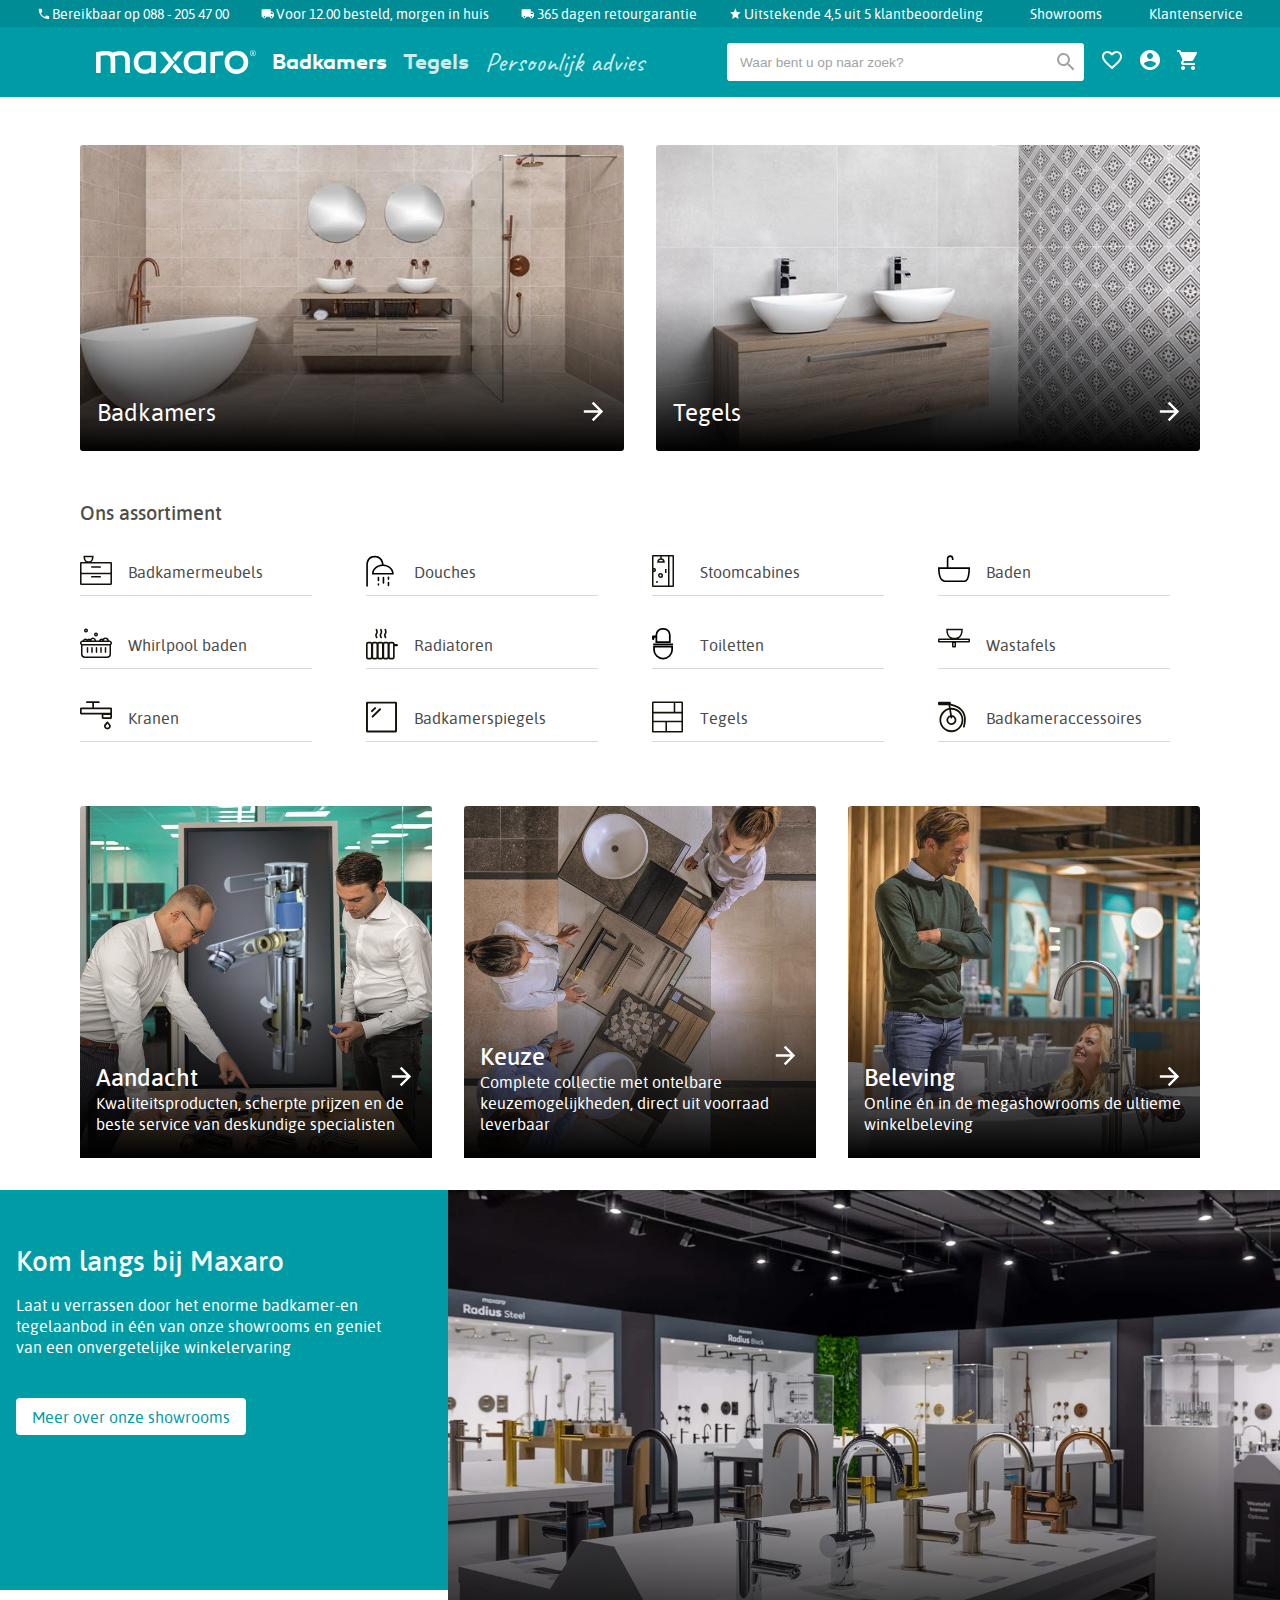
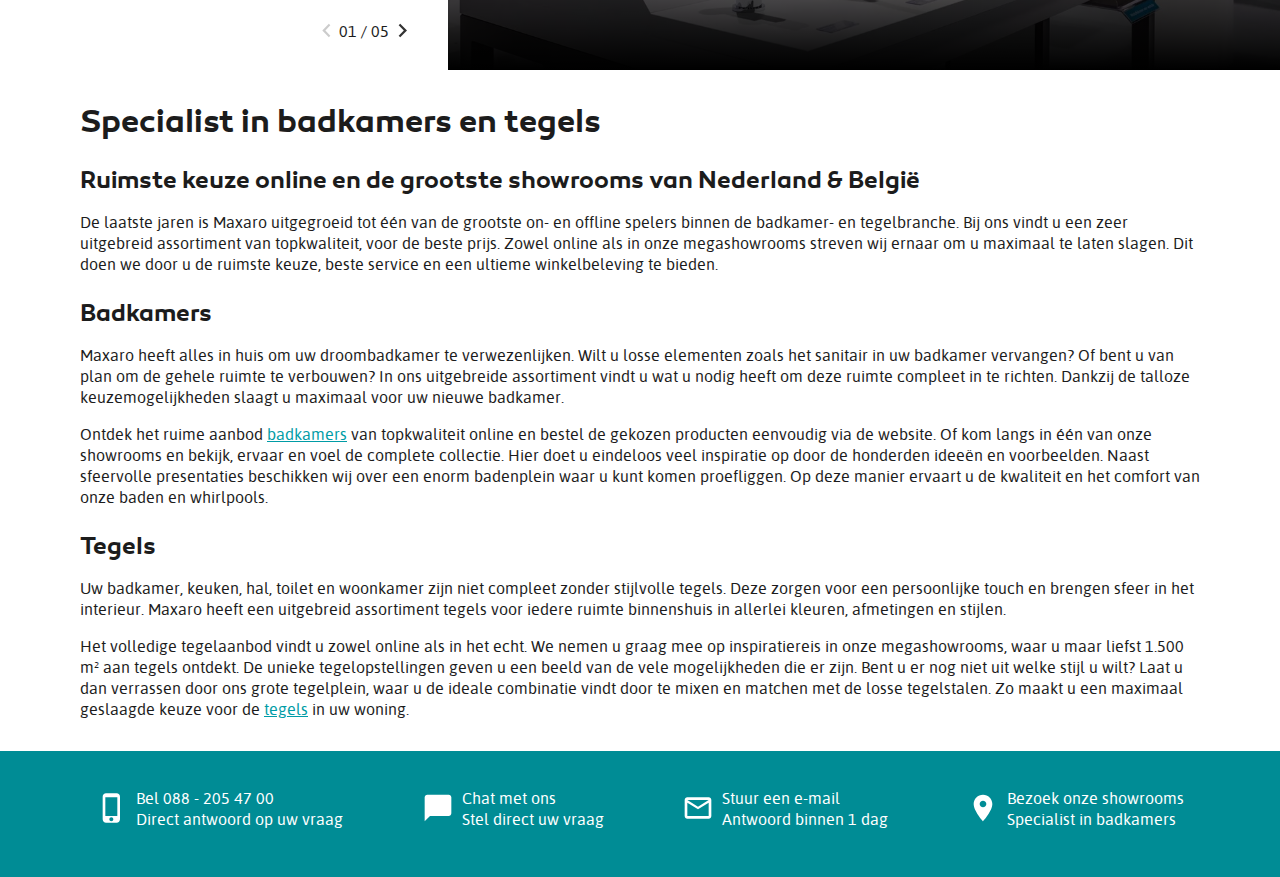
<file: index.html>
<!doctype html>
<html lang="nl">

<head>
	<meta charset="UTF-8">
	<meta name="author" content="jouw naam">
	<meta name="viewport" content="width=device-width, initial-scale=1">
	<title>Badkamer & Tegel specialist | Maxaro</title>
	<link rel="preconnect" href="https://fonts.googleapis.com">
	<link rel="preconnect" href="https://fonts.gstatic.com" crossorigin>
	<link href="https://fonts.googleapis.com/css2?family=Caveat:wght@500&display=swap" rel="stylesheet">
	<link href="styles/style_index.css" rel="stylesheet">
</head>

<body>
	<header>
		<section>
			<ul class="container">
				<li>
					<a href="tel:0882054700">Bereikbaar op 088 - 205 47 00</a>
				</li>
				<li>
					Voor 12.00 besteld, morgen in huis
				</li>
				<li>
					365 dagen retourgarantie
				</li>
				<li>
					<a href="#">Uitstekende 4,5 uit 5 klantbeoordeling</a>
				</li>
				<li>
					<a href="#">Showrooms</a>
				</li>
				<li>
					<a href="#">Klantenservice</a>
				</li>
			</ul>
		</section>
		<nav class="container">
			<button>
				menu
			</button>
			<img src="images/site_pictures/maxaro-logo-white.svg" alt="Maxaro logo">
			<ul>
				<li>
					<a href="#"><img src="styles/icons/header-icons/heart-icon.svg" alt="favoriet"></a>
				</li>
				<li>
					<a href="#"><img src="styles/icons/header-icons/profile-icon.svg" alt="inloggen"></a>
				</li>
				<li>
					<a href="#"><img src="styles/icons/header-icons/cart-icon.svg" alt="winkelwagen "></a>
				</li>
			</ul>

			<!--BEGIN MOBILE NAV-->
			<section>
				<h3>
					Menu
				</h3>
				<button>
					menu
				</button>
				<ul>
					<li>
						<a href="#">Badkamers</a>
					</li>
					<li>
						<a href="#">Tegels</a>
					</li>
					<li>
						<a href="#">Persoonlijk advies</a>
					</li>
				</ul>

				<ul>
					<li>
						<a href="#">Showrooms</a>
					</li>
					<li>
						<a href="#">Klantenservice</a>
					</li>
					<li>
						<a href="#">Veelgestelde vragen</a>
					</li>
				</ul>
			</section>
			<!-- EIND MOBILE NAV-->
			<input type="text" placeholder="Waar bent u op naar zoek?">

		</nav>


	</header>
	<main>
		<section>
			<section>
				<h2>
					Showroom Rotterdam is officieel geopend
				</h2>
				<p>
					Bezoek onze megashowroom
				</p>
			</section>
			<section>
				<button>
					back
				</button>
				<p>02 / 04</p>
				<button>
					forward
				</button>
			</section>
		</section>

		<section class="container">
			<a href="product_pagina.html">
				<h3>Badkamers</h3>
				<img src="images/site_pictures/main-categories/main-article-badkamer-foto.webp" alt="badkamer-foto">
			</a>
			<a href="#">
				<h3>Tegels</h3>
				<img src="images/site_pictures/main-categories/main-article-bkmeubel-foto.webp"
					alt="badkamermeubel-foto">
			</a>
		</section>
		<!--ONS ASSORTIMENT-->
		<section class="container">
			<h3>Ons assortiment</h3>
			<ul>
				<li><a href="#">Badkamermeubels</a></li>
				<li><a href="#">Douches</a></li>
				<li><a href="#">Stoomcabines</a></li>
				<li><a href="#">Baden</a></li>
				<li><a href="#">Whirlpool baden</a></li>
				<li><a href="#">Radiatoren</a></li>
				<li><a href="#">Toiletten</a></li>
				<li><a href="#">Wastafels</a></li>
				<li><a href="product_pagina.html">Kranen</a></li>
				<li><a href="#">Badkamerspiegels</a></li>
				<li><a href="#">Tegels</a></li>
				<li><a href="#">Badkameraccessoires</a></li>
			</ul>
		</section>
		<!--BELOFTES-->
		<section class="container">
			<a href="#">
				<div>
					<h3>Aandacht</h3>
					<p>Kwaliteitsproducten, scherpte prijzen en de beste service van deskundige specialisten</p>
				</div>
				<img src="images/site_pictures/beloftes/belofte-aandacht.webp" alt="belofte aandacht">
			</a>
			<a href="#">
				<div>
					<h3>Keuze</h3>
					<p>Complete collectie met ontelbare keuzemogelijkheden, direct uit voorraad leverbaar</p>
				</div>

				<img src="images/site_pictures/beloftes/belofte-keuze.webp" alt="belofte keuze">
			</a>
			<a href="#">
				<div>
					<h3>Beleving</h3>
					<p>Online én in de megashowrooms de ultieme winkelbeleving</p>
				</div>
				<img src="images/site_pictures/beloftes/belofte-beleving.webp" alt="keuze beleving">
			</a>
		</section>

		<section>
			<h3>
				Kom langs bij Maxaro
			</h3>
			<p>
				Laat u verrassen door het enorme badkamer-en tegelaanbod in één van onze showrooms en geniet van een
				onvergetelijke winkelervaring
			</p>
			<a href="#">Meer over onze showrooms</a>
			<form>
				<input type="button" value="back">
				<label>01 / 05</label>
				<input type="button" value="next">
			</form>
			<ul>
				<li><img src="images/site_pictures/kom-langs-slider/kranen-plein.webp" alt="kranen-plein"></li>
				<li><img src="images/site_pictures/kom-langs-slider/tegel-plein.jpeg" alt="tegel-plein"></li>
			</ul>
		</section>

		<article class="container">
			<h1>Specialist in badkamers en tegels</h1>
			<section>
				<h2>
					Ruimste keuze online en de grootste showrooms van Nederland & België
				</h2>
				<p>
					De laatste jaren is Maxaro uitgegroeid tot één van de grootste on- en offline spelers binnen de
					badkamer- en tegelbranche. Bij ons vindt u een zeer uitgebreid assortiment van topkwaliteit, voor de
					beste prijs. Zowel online als in onze megashowrooms streven wij ernaar om u maximaal te laten
					slagen. Dit doen we door u de ruimste keuze, beste service en een ultieme winkelbeleving te bieden.
				</p>
			</section>
			<section>
				<h2>Badkamers</h2>
				<p>Maxaro heeft alles in huis om uw droombadkamer te verwezenlijken. Wilt u losse elementen zoals het
					sanitair in uw badkamer vervangen? Of bent u van plan om de gehele ruimte te verbouwen? In ons
					uitgebreide assortiment vindt u wat u nodig heeft om deze ruimte compleet in te richten. Dankzij de
					talloze keuzemogelijkheden slaagt u maximaal voor uw nieuwe badkamer.</p>
				<p>Ontdek het ruime aanbod <a href="#">badkamers</a> van topkwaliteit online en bestel de gekozen
					producten eenvoudig via de website. Of kom langs in één van onze showrooms en bekijk, ervaar en voel
					de complete collectie. Hier doet u eindeloos veel inspiratie op door de honderden ideeën en
					voorbeelden. Naast sfeervolle presentaties beschikken wij over een enorm badenplein waar u kunt
					komen proefliggen. Op deze manier ervaart u de kwaliteit en het comfort van onze baden en
					whirlpools.</p>
			</section>
			<section>
				<h2>Tegels</h2>
				<p>Uw badkamer, keuken, hal, toilet en woonkamer zijn niet compleet zonder stijlvolle tegels. Deze
					zorgen voor een persoonlijke touch en brengen sfeer in het interieur. Maxaro heeft een uitgebreid
					assortiment tegels voor iedere ruimte binnenshuis in allerlei kleuren, afmetingen en stijlen.</p>
				<p>Het volledige tegelaanbod vindt u zowel online als in het echt. We nemen u graag mee op
					inspiratiereis in onze megashowrooms, waar u maar liefst 1.500 m² aan tegels ontdekt. De unieke
					tegelopstellingen geven u een beeld van de vele mogelijkheden die er zijn. Bent u er nog niet uit
					welke stijl u wilt? Laat u dan verrassen door ons grote tegelplein, waar u de ideale combinatie
					vindt door te mixen en matchen met de losse tegelstalen. Zo maakt u een maximaal geslaagde keuze
					voor de <a href="#">tegels</a> in uw woning.</p>
			</section>
		</article>

	</main>

	<footer>
		<section class="container">
			<p>Heeft u vragen?</p>
			<p>De medewerkers van onze klantenservice zijn vandaag bereikbaar tot 17.30</p>
			<ul>
				<li>
					<a href="#">Bel 088 - 205 47 00</a>
					<a href="#">Direct antwoord op uw vraag</a>
				</li>
				<li>
					<a href="#">Chat met ons</a>
					<a href="#">Stel direct uw vraag</a>
				</li>
				<li>
					<a href="#">Stuur een e-mail</a>
					<a href="#">Antwoord binnen 1 dag</a>
				</li>
				<li>
					<a href="#">Bezoek onze showrooms</a>
					<a href="#">Specialist in badkamers</a>
				</li>
			</ul>
		</section>
	</footer>

	<script src="scripts/script.js"></script>
</body>

</html>
</file>
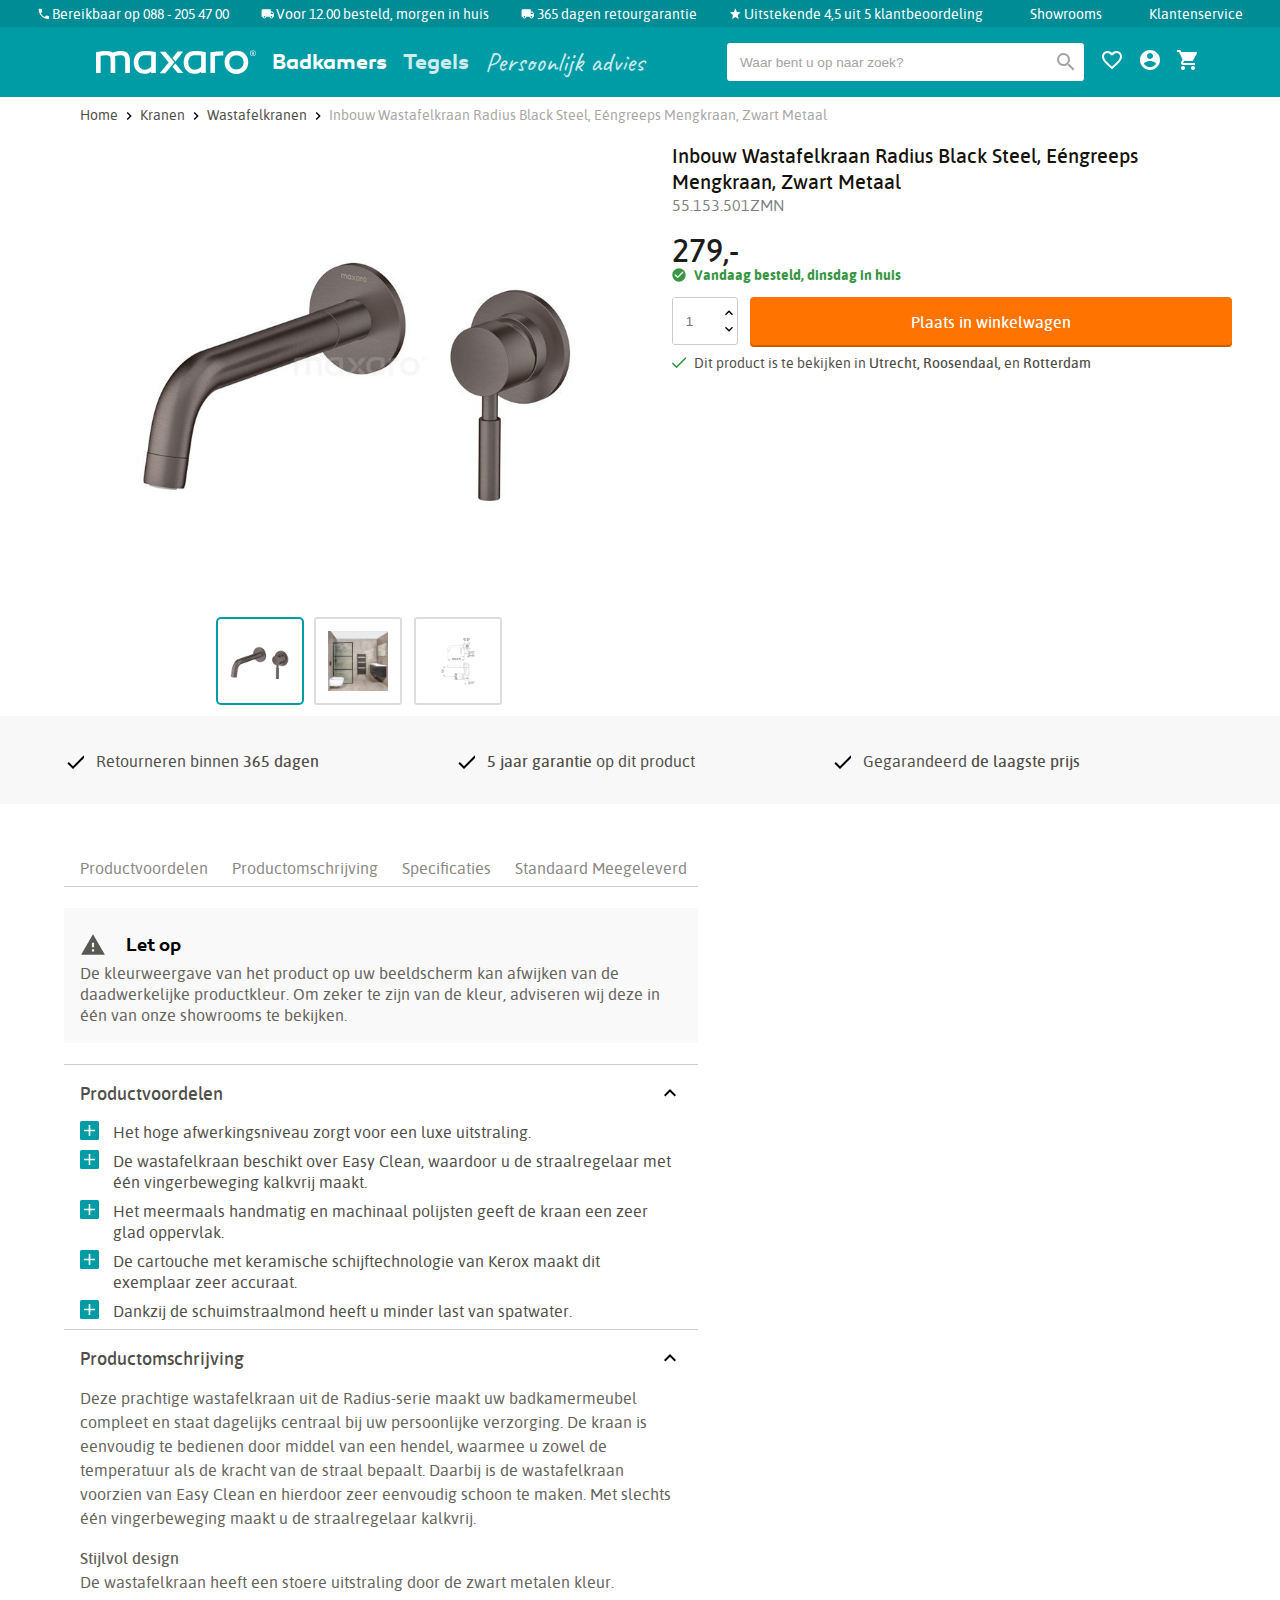
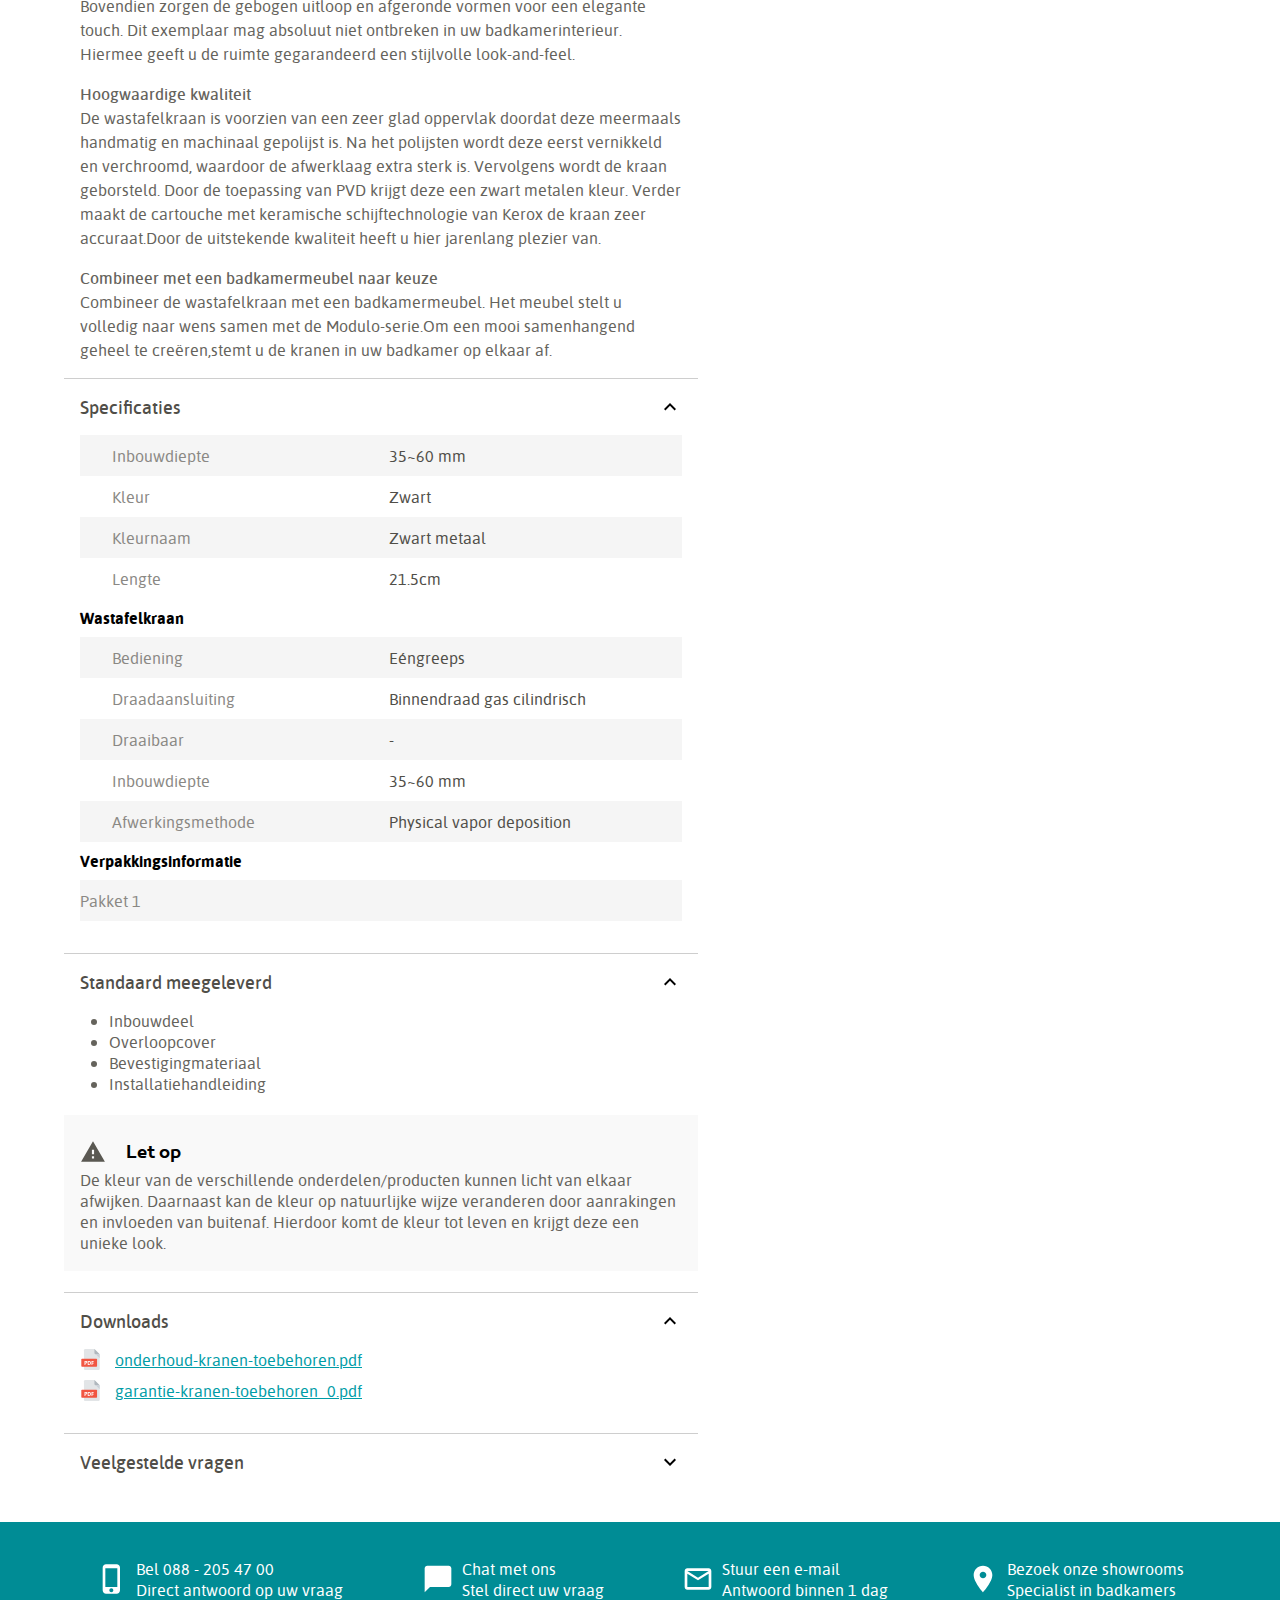
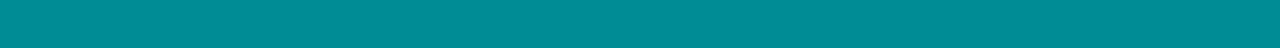
<file: product_pagina.html>
<!doctype html>
<html lang="nl">

<head>
	<meta charset="UTF-8">
	<meta name="author" content="jouw naam">
	<meta name="viewport" content="width=device-width, initial-scale=1">
	<title>Badkamer & Tegel specialist | Maxaro</title>
	<link rel="preconnect" href="https://fonts.googleapis.com">
	<link rel="preconnect" href="https://fonts.gstatic.com" crossorigin>
	<link href="https://fonts.googleapis.com/css2?family=Caveat:wght@500&display=swap" rel="stylesheet">
	<link href="styles/style_product_pagina.css" rel="stylesheet">
</head>

<body>
	<header>
		<section>
			<ul class="container">
				<li>
					<a href="tel:0882054700">Bereikbaar op 088 - 205 47 00</a>
				</li>
				<li>
					Voor 12.00 besteld, morgen in huis
				</li>
				<li>
					365 dagen retourgarantie
				</li>
				<li>
					<a href="#">Uitstekende 4,5 uit 5 klantbeoordeling</a>
				</li>
				<li>
					<a href="#">Showrooms</a>
				</li>
				<li>
					<a href="#">Klantenservice</a>
				</li>
			</ul>
		</section>
		<nav class="container">
			<button>
				menu
			</button>
			<img src="images/site_pictures/maxaro-logo-white.svg" alt="Maxaro logo">
			<ul>
				<li>
					<a href="#"><img src="styles/icons/header-icons/heart-icon.svg" alt="favoriet"></a>
				</li>
				<li>
					<a href="#"><img src="styles/icons/header-icons/profile-icon.svg" alt="inloggen"></a>
				</li>
				<li>
					<a href="#"><img src="styles/icons/header-icons/cart-icon.svg" alt="winkelwagen "></a>
				</li>
			</ul>

			<!--BEGIN MOBILE NAV-->
			<section>
				<h3>
					Menu
				</h3>
				<button>
					menu
				</button>
				<ul>
					<li>
						<a href="#">Badkamers</a>
					</li>
					<li>
						<a href="#">Tegels</a>
					</li>
					<li>
						<a href="#">Persoonlijk advies</a>
					</li>
				</ul>

				<ul>
					<li>
						<a href="#">Showrooms</a>
					</li>
					<li>
						<a href="#">Klantenservice</a>
					</li>
					<li>
						<a href="#">Veelgestelde vragen</a>
					</li>
				</ul>
			</section>
			<!-- EIND MOBILE NAV-->
			<input type="text" placeholder="Waar bent u op naar zoek?">

		</nav>

	</header>



	<main>
		<ul class="container">
			<li><a href="index.html">Home</a></li>
			<li><a href="#">Kranen</a></li>
			<li><a href="index.html">Wastafelkranen</a></li>
			<li><a href="#">Inbouw Wastafelkraan Radius Black Steel, Eéngreeps Mengkraan, Zwart Metaal</a></li>
		</ul>
		<!--Globaal informatie product-->
		<section class="container">
			<h1>Inbouw Wastafelkraan Radius Black Steel, Eéngreeps Mengkraan, Zwart Metaal</h1>
			<p>55.153.501ZMN</p>
			<ul>
				<li>
					<img src="images/product_page/product-pictures/inbouw-wastafelkraan.jpeg"
						alt="foto van inbouwwastafelkraan">
				</li>
				<li>
					<img src="images/product_page/product-pictures/badkamer.jpeg" alt="badkamer sfeer">
				</li>
				<li>
					<img src="images/product_page/product-pictures/technisch-tekening.jpeg" alt="technisch-tekening">
				</li>
			</ul>
			<form>
				<button aria-label="foto impressie wastafelkraan"></button>
				<button aria-label="foto impressie badkamer"></button>
				<button aria-label="foto impressie technische tekening"></button>
			</form>
			<p>279,-</p>
			<p>Vandaag besteld, dinsdag in huis</p>
			<!--cta cart button-->
			<section>
				<form>
					<input type="number" placeholder="1" min="1" max="99"></input>
					<button aria-label="plus 1 hoeveelheid">more</button>
					<button aria-label="min 1 hoeveelheid">less</button>
				</form>
				<button aria-label="plaats in winkelwagen">Plaats in winkelwagen</button>
			</section>

			<p>Dit product is te bekijken in <strong>Utrecht, Roosendaal,</strong> en <strong>Rotterdam</strong></p>

		</section>


		<!--3 USP-->

		<section>
			<ul class="container">
				<li>
					<p>Retourneren binnen <strong>365 dagen</strong></p>
				</li>
				<li>
					<p><strong>5 jaar garantie</strong> op dit product</p>
				</li>
				<li>
					<p>Gegarandeerd <strong>de laagste prijs</strong></p>
				</li>
			</ul>

		</section>
		<!--Product details-->
		<article class="container">
			<ul>
				<li><a href="#productvoordelen">Productvoordelen</a></li>
				<li><a href="#productomschrijving">Productomschrijving</a></li>
				<li><a href="#specificaties">Specificaties</a></li>
				<li><a href="#standaard_meegeleverd">Standaard Meegeleverd</a></li>
				<li><a href="#downloads">Downloads</a></li>
				<li><a href="#faq">Faq</a></li>
			</ul>
			<section>
				<p>Let op</p>
				<p>De kleurweergave van het product op uw beeldscherm kan afwijken van de daadwerkelijke productkleur.
					Om zeker te zijn van de kleur, adviseren wij deze in één van onze showrooms te bekijken.</p>
			</section>
			<details open>
				<summary id="productvoordelen">Productvoordelen</summary>
				<ul>
					<li>
						<p>Het hoge afwerkingsniveau zorgt voor een luxe uitstraling.</p>
					</li>
					<li>
						<p>De wastafelkraan beschikt over Easy Clean, waardoor u de straalregelaar met één
							vingerbeweging kalkvrij maakt.

						</p>
					</li>
					<li>
						<p>Het meermaals handmatig en machinaal polijsten geeft de kraan een zeer glad oppervlak.

						</p>
					</li>
					<li>
						<p>De cartouche met keramische schijftechnologie van Kerox maakt dit exemplaar zeer accuraat.
						</p>
					</li>
					<li>
						<p>Dankzij de schuimstraalmond heeft u minder last van spatwater.</p>
					</li>
				</ul>
			</details>
			<details open>
				<summary id="productomschrijving">Productomschrijving</summary>
				<p>
					Deze prachtige wastafelkraan uit de Radius-serie maakt uw badkamermeubel compleet en staat dagelijks
					centraal bij uw persoonlijke verzorging. De kraan is eenvoudig te bedienen door middel van een
					hendel,
					waarmee u zowel de temperatuur als de kracht van de straal bepaalt. Daarbij is de wastafelkraan
					voorzien
					van Easy Clean en hierdoor zeer eenvoudig schoon te maken. Met slechts één vingerbeweging maakt u de
					straalregelaar kalkvrij.
				</p>

				<p>
					<strong>Stijlvol design</strong>
					De wastafelkraan heeft een stoere uitstraling door de zwart metalen kleur. Bovendien zorgen de
					gebogen
					uitloop en afgeronde vormen voor een elegante touch. Dit exemplaar mag absoluut niet ontbreken in uw
					badkamerinterieur. Hiermee geeft u de ruimte gegarandeerd een stijlvolle look-and-feel.
				</p>

				<p>
					<strong>Hoogwaardige kwaliteit</strong>
					De wastafelkraan is voorzien van een zeer glad oppervlak doordat deze meermaals handmatig en
					machinaal
					gepolijst is. Na het polijsten wordt deze eerst vernikkeld en verchroomd, waardoor de afwerklaag
					extra
					sterk is. Vervolgens wordt de kraan geborsteld. Door de toepassing van PVD krijgt deze een zwart
					metalen
					kleur. Verder maakt de cartouche met keramische schijftechnologie van Kerox de kraan zeer
					accuraat.Door
					de uitstekende kwaliteit heeft u hier jarenlang plezier van.
				</p>

				<p>
					<strong>Combineer met een badkamermeubel naar keuze</strong>
					Combineer de wastafelkraan met een badkamermeubel. Het meubel stelt u volledig naar wens samen met
					de
					Modulo-serie.Om een mooi samenhangend geheel te creëren,stemt u de kranen in uw badkamer op elkaar
					af.
				</p>
			</details>

			<details open>
				<summary id="specificaties">Specificaties</summary>
				<!--bron: https://developer.mozilla.org/en-US/docs/Web/HTML/Element/dl-->
				<dl>
					<dt>
						Inbouwdiepte
					</dt>
					<dd>
						35~60 mm
					</dd>

					<dt>
						Kleur
					</dt>
					<dd>
						Zwart
					</dd>

					<dt>
						Kleurnaam
					</dt>
					<dd>
						Zwart metaal
					</dd>

					<dt>
						Lengte
					</dt>

					<dd>
						21.5cm
					</dd>
				</dl>
				<p>Wastafelkraan</p>
				<dl>
					<dt>
						Bediening
					</dt>
					<dd>
						Eéngreeps
					</dd>
					<dt>
						Draadaansluiting
					</dt>
					<dd>
						Binnendraad gas cilindrisch
					</dd>
					<dt>
						Draaibaar
					</dt>
					<dd>
						-
					</dd>
					<dt>
						Inbouwdiepte
					</dt>
					<dd>
						35~60 mm
					</dd>
					<dt>
						Afwerkingsmethode
					</dt>
					<dd>
						Physical vapor deposition
					</dd>
				</dl>
				<p>Verpakkingsinformatie</p>
				<p>
					Pakket 1
				</p>
			</details>
			<details open>
				<summary id="standaard_meegeleverd">Standaard meegeleverd</summary>
				<ul>
					<li>Inbouwdeel</li>
					<li>Overloopcover</li>
					<li>Bevestigingmateriaal</li>
					<li>Installatiehandleiding</li>
				</ul>
			</details>
			<section>
				<p>Let op</p>
				<p>De kleur van de verschillende onderdelen/producten kunnen licht van elkaar afwijken. Daarnaast kan de
					kleur op natuurlijke wijze veranderen door aanrakingen en invloeden van buitenaf. Hierdoor komt de
					kleur tot leven en krijgt deze een unieke look.</p>
			</section>
			<details open>
				<summary id="downloads">Downloads</summary>
				<ul>
					<li><a href="#">onderhoud-kranen-toebehoren.pdf</a></li>
					<li><a href="#">garantie-kranen-toebehoren_0.pdf</a></li>
				</ul>
			</details>
			<details>
				<summary id="faq">Veelgestelde vragen</summary>
				<details>
					<summary>Wat onderscheidt Maxaro-kranen van andere merken?</summary>
					<p>Maxaro ontwikkelt eigen producten, waardoor wij alle kennis in huis hebben om u van deskundig
						advies te voorzien. Daarnaast bieden wij u een voor Nederland unieke eerstelijnsservice mét
						voorraadsysteem. Daardoor zijn we niet afhankelijk van externe leveranciers of producenten, en
						beschikt u snel over nieuwe of reserveonderdelen. Dit maakt dat wij met onze kranen een unieke
						marktpositie hebben.</p>
				</details>
				<details>
					<summary>Hoeveel garantie heb ik op een kraan?</summary>
					<p>Maxaro biedt u vanaf de datum van levering standaard twee of vijf jaar garantie op uw kraan.
						Bewaar uw oorspronkelijke factuur goed, want dit is uw bewijs van aankoop.</p>
				</details>
			</details>
		</article>
	</main>
	<footer>
		<section class="container">
			<p>Heeft u vragen?</p>
			<p>De medewerkers van onze klantenservice zijn vandaag bereikbaar tot 17.30</p>
			<ul>
				<li>
					<a href="#">Bel 088 - 205 47 00</a>
					<a href="#">Direct antwoord op uw vraag</a>
				</li>
				<li>
					<a href="#">Chat met ons</a>
					<a href="#">Stel direct uw vraag</a>
				</li>
				<li>
					<a href="#">Stuur een e-mail</a>
					<a href="#">Antwoord binnen 1 dag</a>
				</li>
				<li>
					<a href="#">Bezoek onze showrooms</a>
					<a href="#">Specialist in badkamers</a>
				</li>
			</ul>
		</section>
	</footer>
	<script src="scripts/script.js"></script>
</body>
</file>
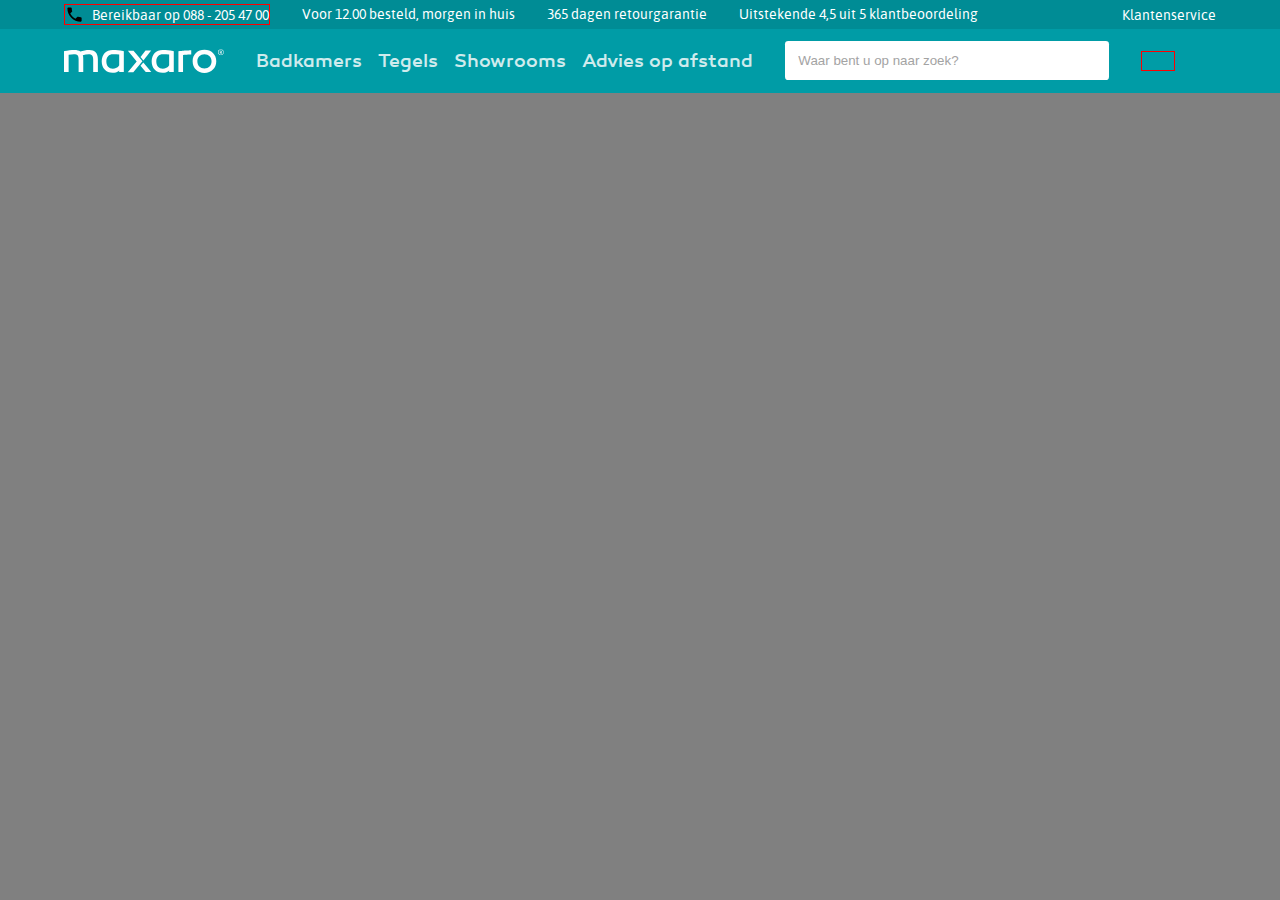
<file: images/site_pictures/Badkamer & Tegel specialist _ Maxaro.html>
<!DOCTYPE html>
<!-- saved from url=(0032)http://127.0.0.1:5500/index.html -->
<html lang="nl"><head><meta http-equiv="Content-Type" content="text/html; charset=UTF-8">
	
	<meta name="author" content="jouw naam">
	<meta name="viewport" content="width=device-width, initial-scale=1">
	<title>Badkamer &amp; Tegel specialist | Maxaro</title>
	<link href="./Badkamer &amp; Tegel specialist _ Maxaro_files/style.css" rel="stylesheet">
</head>

<body>
	<header>
		<section>
			<div class="container">
				<ul>
					<li>
						<p>Bereikbaar op 088 - 205 47 00</p>
					</li>
					<li>
						<p>Voor 12.00 besteld, morgen in huis</p>
					</li>
					<li>
						<p>365 dagen retourgarantie</p>
					</li>
					<li>
						<p>Uitstekende 4,5 uit 5 klantbeoordeling</p>
					</li>
				</ul>

				<p>Klantenservice</p>

			</div>
		</section>

		<nav>
			<div class="container">
				<img src="./Badkamer &amp; Tegel specialist _ Maxaro_files/maxaro-logo-white.svg" alt="homepage">
				<ul>
					<li>
						<p>Badkamers</p>
					</li>
					<li>
						<p>Tegels</p>
					</li>
					<li>
						<p>Showrooms</p>
					</li>
					<li>
						<p>Advies op afstand</p>
					</li>
				</ul>
				<input type="text" placeholder="Waar bent u op naar zoek?">
				<div>
					<ul>
						<li>
							<svg xmlns="http://www.w3.org/2000/svg" viewBox="0 0 24 24">
								<path d="M16.5 3c-1.74 0-3.41.81-4.5 2.09C10.91 3.81 9.24 3 7.5 3 4.42 3 2 5.42 2 8.5c0 3.78 3.4 6.86 8.55 11.54L12 21.35l1.45-1.32C18.6 15.36 22 12.28 22 8.5 22 5.42 19.58 3 16.5 3zm-4.4 15.55-.1.1-.1-.1C7.14 14.24 4 11.39 4 8.5 4 6.5 5.5 5 7.5 5c1.54 0 3.04.99 3.57 2.36h1.87C13.46 5.99 14.96 5 16.5 5c2 0 3.5 1.5 3.5 3.5 0 2.89-3.14 5.74-7.9 10.05z">
								</path>
							</svg>
						</li>
						<li>
							<svg xmlns="http://www.w3.org/2000/svg" viewBox="0 0 24 24">
								<path d="M12 2C6.48 2 2 6.48 2 12s4.48 10 10 10 10-4.48 10-10S17.52 2 12 2zm0 3c1.66 0 3 1.34 3 3s-1.34 3-3 3-3-1.34-3-3 1.34-3 3-3zm0 14.2a7.2 7.2 0 0 1-6-3.22c.03-1.99 4-3.08 6-3.08 1.99 0 5.97 1.09 6 3.08a7.2 7.2 0 0 1-6 3.22z">
								</path>
							</svg>
						</li>
						<li>
							<svg xmlns="http://www.w3.org/2000/svg" viewBox="0 0 24 24">
								<path d="M7 18c-1.1 0-1.99.9-1.99 2S5.9 22 7 22s2-.9 2-2-.9-2-2-2zM1 2v2h2l3.6 7.59-1.35 2.45c-.16.28-.25.61-.25.96 0 1.1.9 2 2 2h12v-2H7.42c-.14 0-.25-.11-.25-.25l.03-.12.9-1.63h7.45c.75 0 1.41-.41 1.75-1.03l3.58-6.49A1.003 1.003 0 0 0 20 4H5.21l-.94-2H1zm16 16c-1.1 0-1.99.9-1.99 2s.89 2 1.99 2 2-.9 2-2-.9-2-2-2z">
								</path>
							</svg>
						</li>
					</ul>
				</div>
			</div>
		</nav>
	</header>
	<main>
		&nbsp;
	</main>
	<footer>

	</footer>

	<script src="./Badkamer &amp; Tegel specialist _ Maxaro_files/script.js"></script>
<!-- Code injected by live-server -->
<script type="text/javascript">
	// <![CDATA[  <-- For SVG support
	if ('WebSocket' in window) {
		(function () {
			function refreshCSS() {
				var sheets = [].slice.call(document.getElementsByTagName("link"));
				var head = document.getElementsByTagName("head")[0];
				for (var i = 0; i < sheets.length; ++i) {
					var elem = sheets[i];
					var parent = elem.parentElement || head;
					parent.removeChild(elem);
					var rel = elem.rel;
					if (elem.href && typeof rel != "string" || rel.length == 0 || rel.toLowerCase() == "stylesheet") {
						var url = elem.href.replace(/(&|\?)_cacheOverride=\d+/, '');
						elem.href = url + (url.indexOf('?') >= 0 ? '&' : '?') + '_cacheOverride=' + (new Date().valueOf());
					}
					parent.appendChild(elem);
				}
			}
			var protocol = window.location.protocol === 'http:' ? 'ws://' : 'wss://';
			var address = protocol + window.location.host + window.location.pathname + '/ws';
			var socket = new WebSocket(address);
			socket.onmessage = function (msg) {
				if (msg.data == 'reload') window.location.reload();
				else if (msg.data == 'refreshcss') refreshCSS();
			};
			if (sessionStorage && !sessionStorage.getItem('IsThisFirstTime_Log_From_LiveServer')) {
				console.log('Live reload enabled.');
				sessionStorage.setItem('IsThisFirstTime_Log_From_LiveServer', true);
			}
		})();
	}
	else {
		console.error('Upgrade your browser. This Browser is NOT supported WebSocket for Live-Reloading.');
	}
	// ]]>
</script>

</body></html>
</file>
<file: styles/style_index.css>
@import url(style_algemeen.css);


/******/
/*MAIN*/
/******/

main>section:first-of-type {
  display: none; 
}

main>section:nth-of-type(2) {
  display: flex;
  flex-direction: column;
  padding: 1em;
  margin-bottom: 2em;
  gap: 2em;
  margin-top: 2em; 
}


main>section:nth-of-type(2) a {
  position: relative;
  display: block;
  width: 100%;
  border-radius: .2em;
  overflow: hidden;
  transition: .3s;
}

main>section:nth-of-type(2) a:focus-visible {
  outline: 0.5em solid var(--brand-color);
  border-radius: .2em;
}

main>section:nth-of-type(2)>a::after {
  background-image: linear-gradient(180deg,transparent,var(--img-gradient));
  content: '';
  inset: 0;
  position: absolute;
  }

  main>section:nth-of-type(2) a:hover h3{
    animation-name: main-catergory-arrow-hover;
    animation-duration:1s;
    animation-fill-mode: forwards;
    animation-iteration-count:infinite;
    animation-timing-function:linear; 
  }

  @keyframes main-catergory-arrow-hover {
    0%, 100% {
      background-position: calc(100% - 1rem) center;
    }
    50% {
      background-position: calc(100% - .18rem) center;
    }
  }

main>section:nth-of-type(2)>a img {
  width: 100%;
  height: auto;
  display: block;
}

main>section:nth-of-type(2)>a h3 {
  position: absolute;
  left: 0;
  right: 0;
  bottom: 0;
  z-index: 1;
  
  padding: 1em .7em;

  font-family: 'asapregular';
  font-size: 1.5rem;
  font-weight: 100;
  color: white;

  background-image: url(../styles/icons/main-icons/main-first-article/arrow-to-right-icon.svg);
  background-repeat: no-repeat;
  background-position: calc(100% - 1rem) center;
  background-size: 1.2em;
}

/******************/
/*main ons assortiment*/
/******************/

main>section:nth-of-type(3) {
  padding: 0em 1em;
  margin-bottom: 4em;
}

main>section:nth-of-type(3) h3 {
  margin-bottom: 1.5em;

  font-family: 'asap_mediumregular', sans-serif;
  font-weight: lighter;
  font-size: 1.25rem;
  -webkit-font-smoothing: antialiased;
  color: var(--main-tertiary-text-color);
}

main>section:nth-of-type(3) ul {
  display: grid;
  gap: 2em 1.5em;
  grid-template-columns: repeat(auto-fit, minmax(248px, 1fr));
}

main>section:nth-of-type(3) ul li {
  border-bottom: solid 1px var(--ons-assortiment-border-color);
  padding-bottom: 0.5em;
  width: 100%;
  display: flex;
  align-items: center;
}

main>section:nth-of-type(3) ul li a {
  font-family: 'asapregular';
  -webkit-font-smoothing: antialiased;
  font-weight: lighter;
  color: var(--main-secondary-text-color);
}

main>section:nth-of-type(3) ul li a:hover {
  text-decoration: underline;
  transform: scale(1.035);
  transition: .3s;
}

main>section:nth-of-type(3) ul li a:focus {
  outline: 0.3125em auto var(--brand-color);
  transition: .3s;
}

main>section:nth-of-type(3) ul li::before {
  content: '';
  flex-shrink: 0;
  margin-right: 1em;

  width: 2em;
  height: 2em;
  background-size: auto;
  background-repeat: no-repeat;
}

main>section:nth-of-type(3) ul li:first-of-type::before {
  background-image: url('icons/main-icons/assortiment-icons/badkamermeubel-icon.svg');
}

main>section:nth-of-type(3) ul li:nth-of-type(2)::before {
  background-image: url('icons/main-icons/assortiment-icons/douche-icon.svg');
}

main>section:nth-of-type(3) ul li:nth-of-type(3)::before {
  background-image: url('icons/main-icons/assortiment-icons/stoomcabine-icon.svg');
}

main>section:nth-of-type(3) ul li:nth-of-type(4)::before {
  background-image: url('icons/main-icons/assortiment-icons/bad-icon.svg');
}

main>section:nth-of-type(3) ul li:nth-of-type(5)::before {
  background-image: url('icons/main-icons/assortiment-icons/whirlpool-baden-icon.svg');
}

main>section:nth-of-type(3) ul li:nth-of-type(6)::before {
  background-image: url('icons/main-icons/assortiment-icons/radiator-icon.svg');
}

main>section:nth-of-type(3) ul li:nth-of-type(7)::before {
  background-image: url('icons/main-icons/assortiment-icons/toiletten-icon.svg');
}

main>section:nth-of-type(3) ul li:nth-of-type(8)::before {
  background-image: url('icons/main-icons/assortiment-icons/wastafels-icon.svg');
}

main>section:nth-of-type(3) ul li:nth-of-type(9)::before {
  background-image: url('icons/main-icons/assortiment-icons/kranen-icon.svg');
}

main>section:nth-of-type(3) ul li:nth-of-type(10)::before {
  background-image: url('icons/main-icons/assortiment-icons/badkamerspiegels-icon.svg');
}

main>section:nth-of-type(3) ul li:nth-of-type(11)::before {
  background-image: url('icons/main-icons/assortiment-icons/tegels-icon-icon.svg');
}

main>section:nth-of-type(3) ul li:nth-of-type(12)::before {
  background-image: url('icons/main-icons/assortiment-icons/badkameraccessoires-icon.svg');
}


/***************/
/*main beloftes*/
/***************/

main>section:nth-of-type(4) {
  display: flex;
  flex-direction: column;
  padding: 0em 1em;
  gap: 2em;
  margin-bottom: 2em ;
}

main>section:nth-of-type(4) a {
  position: relative;
  display: flex;
  flex-direction: column;
  justify-content: flex-end;
  width: 100%;
  gap: 1em;

  transition: .3s;
}

main>section:nth-of-type(4) a:focus-visible {
  outline: 0.5em solid var(--brand-color);
  border-radius: .2em;
}

main>section:nth-of-type(4) a::after {
  position: absolute;

  background-image: linear-gradient(180deg,transparent,var(--img-gradient));
  content: '';
  inset: 0;
  width: 100%;
  height: 100%;
}

main>section:nth-of-type(4) a div {
  position: absolute;
  padding: 1.5rem 1rem;
  width: 100%;
  overflow: visible;
  z-index: 1;
}

main>section:nth-of-type(4) a h3 {
  color: var(--accent-text-color);
  -webkit-font-smoothing: antialiased;
  font-weight: lighter;
  font-family: 'asap_mediumregular';
  font-size: 1.5rem;

  background-image: url(../styles/icons/main-icons/main-first-article/arrow-to-right-icon.svg);
  background-repeat: no-repeat;
  background-position: calc(100%) center;
  background-size: 1.2em;
}

main>section:nth-of-type(4) a:hover div{
 padding-right: 0em;
}

main>section:nth-of-type(4) a:hover p{
  padding-right: 1rem;
 }

main>section:nth-of-type(4) a:hover h3{
  animation-name: beloftes-arrow-hover;
  animation-duration:1s;
  animation-iteration-count:infinite;
  animation-timing-function:linear; 
}

@keyframes beloftes-arrow-hover {
  0%, 100% {
    background-position: calc(100% - 1rem) center;
  }
  50% {
    background-position: calc(100% - .2rem) center;
  }
}

main>section:nth-of-type(4) a p {
  font-family: 'asapregular', sans-serif;
  font-weight: lighter;
  -webkit-font-smoothing: antialiased;
  text-decoration: none;
  display: none;
  color: var(--accent-text-color);
}

main>section:nth-of-type(4) a img {
  width: 100%;
  /* max-width: 560px; */
  height: auto;
  border-radius: .2em;
}

/************************/
/* kom langs bij maxaro */
/************************/

main>section:nth-of-type(5) {
  display: flex;
  flex-wrap: wrap;
  margin-bottom: 2em;
  
  background-color: var(--brand-color);
}

main>section:nth-of-type(5) ul {
  order: -1;
  overflow-x: scroll;
  display: flex;
  scroll-snap-type: x mandatory;
}

main>section:nth-of-type(5) li {
  position: relative;
  display: block;
  width: 100%;
  height: 100%;
  flex-shrink: 0;
  scroll-snap-align: start;
}

main>section:nth-of-type(5) li:after {
  position: absolute;
  background-image: linear-gradient(180deg,transparent,var(--img-gradient));
  content: '';
  inset: 0;
  width: 100%;
  height: 100%;
}

main>section:nth-of-type(5) img{
  width:100%;
  height: 100%;
  object-fit: cover;
  display: block;

}

main>section:nth-of-type(5) {
  display: flex;
  flex-direction: column;

  color: var(--accent-text-color);
}

main>section:nth-of-type(5)  h3 {
  font-family: 'asap_mediumregular';
  font-size: 1.75rem;
  -webkit-font-smoothing: antialiased;
  font-weight: lighter;
  padding: 1.5rem 0rem 0.5rem 1rem;
  
}

main>section:nth-of-type(5)  p {
  font-family: 'asapregular';
  -webkit-font-smoothing: antialiased;
  font-weight: lighter;
  margin: 0em 1em;
}

main>section:nth-of-type(5) a {
  font-family: 'asapregular';

  width: fit-content;

  color: var(--brand-color);
  background-color: var(--accent-text-color);
  border-radius: .25em;
  padding: .5em 1em;
  display: block;
  margin: 2em 0em 3em 1em;

}


main>section:nth-of-type(5) form{
  display: none;
  background-color: var(--accent-text-color);
}

main>section:nth-of-type(5) form label {
  font-family: 'asapregular', sans-serif;
  -webkit-font-smoothing: antialiased;
  font-weight: lighter;
  color: var(--main-text-color);
}

main>section:nth-of-type(5) form input {
  width: 2em;
  height: 2em;

  padding-left: 2em;

  overflow: hidden;
  background-color: transparent;
  background-repeat: no-repeat;
  background-size: 2em;
  background-position: center;
  border: none;
}

main>section:nth-of-type(5) form input:hover {
cursor: pointer;
}

main>section:nth-of-type(5) form input[value='back'] {
  background-image: url('icons/main-icons/kom-langs-bij-maxaro/back-button-icon.svg');
}

main>section:nth-of-type(5) form input[value='next'] {
  background-image: url('icons/main-icons/kom-langs-bij-maxaro/next-button-icon.svg');
}


main>section:nth-of-type(5)  a:focus-visible {
  outline: 0.3125em auto var(--main-text-color);
  transition: .3s;
}




/*************/
/*OVER MAXARO*/
/*************/

main>article:first-of-type {
  color: var(--main-text-color);
}

main>article:first-of-type h1 {
  font-family: 'canarosemibold', sans-serif;
  -webkit-font-smoothing: antialiased;
  font-size: 2rem;
  margin-bottom: 1rem;
}

main>article:first-of-type h2 {
  font-family: 'canarosemibold', sans-serif;
  -webkit-font-smoothing: antialiased;
  font-size: 1.5rem;
  margin: 1.5rem 0rem 1rem 0rem;
}

main>article:first-of-type p {
  font-family: 'asapregular';
  -webkit-font-smoothing: antialiased;
  font-weight: 100;
}

main>article:first-of-type p:first-of-type {
  margin-bottom: 1em;
}

main>article:first-of-type p a{
  color: var(--brand-color);
  text-decoration: underline;
}

main>article:first-of-type p a:hover{
  color: var(--over-ons-a-hover-color);
}

main>article:first-of-type p a:focus-visible {
  outline: 0.3125em auto var(--brand-color);
  transition: .3s;
}























/********/
/*@MEDIA DESKTOP*/
/********/


@media screen and (max-width:47.9375em) {
  header section:first-of-type ul li:nth-of-type(3) {
    display: flex;
  }
}

@media screen and (min-width: 48em) {
  :root {
    --img-gradient: #000;
  }

  /***************/
  /*main desktop */
  /***************/
  main>section:nth-of-type(2),
  main>section:nth-of-type(3),
  main>section:nth-of-type(4) {
    flex-direction: row;
  }

  main>section:nth-of-type(2)>a::after,
  main>section:nth-of-type(4) a::after,  
  main>section:nth-of-type(5) li:after {
    height: 50%;
    top: 50%;
  }

  main>section:nth-of-type(3) ul li {
    width: 14.5em;
  }

  /* code by Sanne 't Hooft */
  main>section:nth-of-type(5)  {
    display: grid;
    grid-template-columns: calc(50vw - 42rem) clamp(20em,35%,36em) 1fr;
    grid-auto-rows:6em min-content 1fr 5em;
    min-height: 17rem ;
  }

  main>section:nth-of-type(5)>*:not(form,ul) {
    grid-column-start: 2;
    grid-column-end: 3;
  }

  main>section:nth-of-type(5) h3{
    align-self: end;
  }

  main>section:nth-of-type(5) p {
    margin: .5rem 4rem 0rem 0rem;
    min-height: 4.5rem;
    padding-left: 1rem;
  }

  main>section:nth-of-type(5) img{
    height: 100%;
    max-height: 30em;
  }

  main>section:nth-of-type(5) ul {
    order: 0;
    order:0;
		grid-column-start:3;
		grid-column-end:-1;
		grid-row-start:1;
		grid-row-end:5;
  }

  main>section:nth-of-type(5) a{
    align-self:start;
    margin-top: 2em;
    justify-self:start;
  
  }

  main>section:nth-of-type(5) form{
    display: flex;
    justify-content: flex-end;
    padding-right: 2em;
    align-items: center;
    grid-column-start:1;
		grid-column-end:3;
    
  }

}











@media screen and (min-width:68em) {
  main>section:nth-of-type(4) div p {
    display: block;
  }
}



@media screen and (min-width:80em) {
  header nav>img {
    height: 1.5em;
  }
}
</file>
<file: styles/style_product_pagina.css>
@import url(style_algemeen.css);

/******/
/*MAIN*/
/******/

main>ul:first-of-type {
    display: flex;
    gap: 3px;
}

main>ul:first-of-type li:not(:nth-of-type(3)) {
    display: none;
}

main>ul li {
    position: relative;
    display: flex;
    gap: 3px;
    align-items: center;
}

main>ul:first-of-type li:nth-of-type(3)::before {
    content: '';
    flex-shrink: 0;

    width: 1.5rem;
    height: 1.5rem;
    background-size: auto;
    background-image: url('icons/main-tweede-pagina-icons/arrow-left-icon.svg');
    background-repeat: no-repeat;
}

main>ul li:not(:last-of-type)::after {
    content: '';
    flex-shrink: 0;
    width: 1rem;
    height: 1rem;
    background-size: auto;
    background-image: url('icons/main-tweede-pagina-icons/arrow-right-icon.svg');
    background-repeat: no-repeat;
    display: none;
}

main>ul li a {
    font-family: 'asapregular', sans-serif;
    font-weight: lighter;
    -webkit-font-smoothing: antialiased;
    font-size: 0.875rem;
    color: var(--main-tertiary-text-color);
    padding-bottom: 2px;
}

main>ul li:last-of-type a {
    color: var(--mobile-menu-last-ul-text-color);
}

/*********************************/
/*main product globaal informatie*/
/*********************************/

main>section:first-of-type h1 {
    font-size: 1.25rem;
    color: var(--product-page-h1);
    font-family: 'asap_mediumregular', sans-serif;
    -webkit-font-smoothing: antialiased;
    font-weight: 100;
    margin-bottom: 0.75rem;
}

main>section:first-of-type>p:first-of-type {
    color: var(--img-gradient);
    font-family: 'asapregular', sans-serif;
    -webkit-font-smoothing: antialiased;
}

main>section:first-of-type>ul:first-of-type {
    overflow-x: scroll;
    display: flex;
    scroll-snap-type: x mandatory;
    margin-bottom: 1rem;
}

main>section:first-of-type ul:first-of-type li {
    position: relative;
    display: block;
    width: 100%;
    height: 100%;
    flex-shrink: 0;
    scroll-snap-align: start;
}

main>section:first-of-type ul:first-of-type img {
    width: 14.375rem;
    height: 14.375rem;
    margin: auto;
    display: block;
}

main>section:first-of-type>form {
    display: none;
}

main>section:first-of-type p:nth-of-type(2) {
    font-size: 2rem;
    font-family: 'asap_mediumregular', sans-serif;
    -webkit-font-smoothing: antialiased;
    color: var(--main-text-color);
}

main>section:first-of-type p:nth-of-type(3) {
    color: var(--product-on-stock-text-color);
    font-family: 'asapbold';
    font-size: .875rem;
}

main>section:first-of-type p:nth-of-type(3)::before {
    padding-left: .875rem;
    content: '';
    width: 1rem;
    height: 1rem;
    margin-right: 0.5rem;
    background-image: url(../styles/icons/main-tweede-pagina-icons/product-on-stock-check.svg);
    background-repeat: no-repeat;
    background-size: 1rem;
    background-position: center;
}

main>section:first-of-type p:last-of-type {
    -webkit-font-smoothing: antialiased;
    font-family: 'asapregular';
    color: var(--main-tertiary-text-color);
    font-size: .875rem;
    margin-right: .25rem;
}

main>section:first-of-type p:last-of-type::before {
    padding-left: .875rem;
    content: '';
    width: 1.25rem;
    height: 1.25rem;
    margin-right: 0.5rem;
    background-image: url(../styles/icons/main-tweede-pagina-icons/green-check-icon.svg);
    background-repeat: no-repeat;
    background-size: 1.25rem;
    background-position: center;
}

main>section:first-of-type p:last-of-type strong {
    -webkit-font-smoothing: antialiased;
    font-weight: lighter;
    font-family: 'asap_mediumregular';
}

main>section:first-of-type section {
    border-top: 1px solid var(--mobile-menu-border-color);
}


/***********************/
/*mobile in winkelwagen*/
/***********************/

main>section:first-of-type section {
    display: flex;
    align-items: center;
    left: 0;
    right: 0;
    bottom: 0;
    border-top: 1px solid var(--mobile-product-page-cta-bar-border);
    position: fixed;
    z-index: 1;
    background-color: var(--accent-text-color);
    padding: 0.75rem 1rem;
    min-height: 3rem;
}

main>section:first-of-type section>button {
    padding: 0px 2rem;
    flex-grow: 1;
    justify-content: center;

    background-color: var(--mobile-product-page-cta-button-color);
    box-shadow: 0 2px 0 var(--cart-cta-button-box-shadow), 0 2px 0 var(--mobile-product-page-cta-button-color);
    border: none;
    border-radius: 4px;
    appearance: none;

    font-family: 'asap_mediumregular', sans-serif;
    -webkit-font-smoothing: antialiased;
    font-weight: lighter;
    color: white;
    font-size: 1rem;
    min-height: 3rem;
}

main>section:first-of-type section>form {
    display: grid;
    grid-template-columns: 1fr 1rem;
    border: 1px solid var(--product-page-amount-counter-border);
    border-radius: 3px;
    margin-right: 0.75rem;
    overflow: hidden;
}

main>section:first-of-type section input[type="number"] {
    grid-row-start: 1;
    grid-row-end: 3;
    border: transparent;
    text-align: center;
    height: 2.875rem;
    width: 3rem;
}

main>section:first-of-type section>form button {
    width: 1rem;
    height: 1rem;
    appearance: none;
    padding-left: 1rem;
    overflow: hidden;
    background-color: var(--accent-text-color);
    background-repeat: no-repeat;
    background-size: 1rem;
    background-position: center;
    border: none;
}

main>section:first-of-type section>form button:hover {
    cursor: pointer;
}

main>section:first-of-type section button[aria-label="plus 1 hoeveelheid"] {
    background-image: url(../styles/icons/main-tweede-pagina-icons/arrow-up-icon.svg);
    align-self: end;
}

main>section:first-of-type section button[aria-label="min 1 hoeveelheid"] {
    background-image: url(../styles/icons/main-tweede-pagina-icons/arrow-down-icon.svg);
    align-self: start;
}


/*********************/
/*de drie speerpunten*/
/*********************/

main>section:nth-of-type(2) ul {
    display: flex;
    flex-direction: column;
    padding: 1rem 1rem;
    border-top: solid 1px var(--mobile-menu-border-color);
    border-bottom: solid 1px var(--mobile-menu-border-color);
}

main>section:nth-of-type(2) ul li {
    position: relative;
    display: flex;
    align-items: center;
    flex-direction: row;
    gap: .25rem;
}

main>section:nth-of-type(2) ul li p {
    color: var(--main-tertiary-text-color);
    font-size: .875rem;
    font-family: 'asapregular', sans-serif;
    -webkit-font-smoothing: antialiased;
}

main>section:nth-of-type(2) ul li::before {
    content: '';
    flex-shrink: 0;

    width: 1.25rem;
    height: 1.25rem;
    background-size: auto;
    background-image: url('icons/main-tweede-pagina-icons/green-check-icon.svg');
    background-repeat: no-repeat;
}

main>section:nth-of-type(2) ul li p strong {
    -webkit-font-smoothing: antialiased;
    font-weight: lighter;
    font-family: 'asap_mediumregular', sans-serif;
}

/*****************/
/*product details*/
/*****************/

/* algemeen styling*/
main>article>* {
    padding-left: 1em;
    padding-right: 1em;
}

main>article.container {
    padding: 0;
}

main>article p {
    font-family: 'asapregular', sans-serif;
    -webkit-font-smoothing: antialiased;
    font-size: 1rem;
}

main>article>details summary {
    padding: 1rem 0rem;

    font-family: 'asap_mediumregular', sans-serif;
    font-size: 1.125rem;
    -webkit-font-smoothing: antialiased;
    color: var(--main-tertiary-text-color);

    list-style-type: none;
    background-image: url(../styles/icons/main-tweede-pagina-icons/arrow-down-icon.svg);
    background-repeat: no-repeat;
    background-size: 1.5rem;
    background-position: 100% center;

}

main>article>details summary:hover {
    cursor: pointer;
}

main>article details[open] summary {
    background-image: url(../styles/icons/main-tweede-pagina-icons/arrow-up-icon.svg);
}

main>article details {
    border-bottom: 1px solid var(--mobile-menu-border-color);
}

main>article>details:first-of-type {
    border-top: 1px solid var(--mobile-menu-border-color);
}

main>article>details:last-of-type, main>article>details:last-of-type details:last-of-type {
    border-bottom: none;
}



/*categories nav*/
main>article>ul:first-of-type {
    display: none;
    flex-direction: row;
    overflow-x: scroll;
    gap: 1.5rem;
    margin-top: 3em;
    border-bottom: 1px solid var(--mobile-menu-border-color);
}

main>article>ul:first-of-type li {
    flex-shrink: 0;
    padding-top: 0.3125rem;
    padding-bottom: 0.5rem;
}

main>article>ul:first-of-type li:active {
    border-bottom: 4px var(--brand-color) solid;
}

main>article>ul:first-of-type a {
    font-family: 'asapregular', sans-serif;
    -webkit-font-smoothing: antialiased;
    color: var(--product-page-detail-text-color);
}

main>article>ul:first-of-type a:hover {
    color: var(--brand-color);
}


/*let op sectie*/

main>article>section {
    background-color: var(--product-page-warning-background);
    padding-top: 1.5rem;
    padding-bottom: 1.125rem;
    margin: 1.3125rem 0rem;
}

main>article>section p:first-of-type {
    font-size: 1.125rem;
    font-family: 'canarosemibold', sans-serif;
    -webkit-font-smoothing: antialiased;

    display: flex;
    align-items: center;
    margin-bottom: .25rem;
}

main>article>section p:last-of-type {
    font-size: 1rem;
    font-family: 'asapregular', sans-serif;
    -webkit-font-smoothing: antialiased;
    color: var(--product-page-warning-text-color);
}

main>article>section p:first-of-type::before {
    content: '';
    background-image: url(../styles/icons/main-tweede-pagina-icons/warning-icon.svg);
    background-size: 1.625rem;
    background-repeat: no-repeat;

    height: 1.625rem;
    width: 1.625rem;

    margin-right: 1.25rem;
    flex-shrink: 0;

}

/*product voordelen*/

main>article>details:first-of-type ul li {
    display: flex;
    margin-bottom: .5rem;
    color: var(--main-tertiary-text-color);
}

main>article>details:first-of-type ul li::before {
    content: '';
    background-image: url(../styles/icons/main-tweede-pagina-icons/productvoordelen-icon.svg);
    background-size: 1.1875rem;
    background-repeat: no-repeat;

    height: 1.1875rem;
    width: 1.1875rem;

    margin-right: 0.875rem;
    flex-shrink: 0;
}

/*product omschrijving*/

main>article>details:nth-of-type(2) p {
    display: flex;
    flex-wrap: wrap;
    margin-bottom: 1rem;
    line-height: 1.5;
}

main>article>details:nth-of-type(2) p,
main>article>details:nth-of-type(2) p strong {
    color: var(--product-page-warning-text-color);
}

main>article>details p strong {
    font-family: 'asap_mediumregular';
    -webkit-font-smoothing: antialiased;
    font-weight: lighter;
}


/*product specificaties*/

main>article dl {
    display: flex;
    flex-wrap: wrap;
}

main>article details:nth-of-type(3) p:not(:last-of-type) {
    font-family: 'asapbold';
    -webkit-font-smoothing: antialiased;
    margin: .5rem 0;
}

main>article details:nth-of-type(3) p:last-of-type {
    background-color: var(--review-section-background);
    color: var(--product-page-detail-text-color);
    padding: 0.625rem 0rem;
    margin-bottom: 2rem;
}

main>article dl dt,
main>article dl dd {
    width: 50%;
    padding: 0.625rem 0.5rem;
    font-family: 'asapregular', sans-serif;
    -webkit-font-smoothing: antialiased;
}

main>article dl dt:nth-child(4n+1),
main>article dl dd:nth-child(4n+2) {
    background-color: var(--review-section-background);
    color: var(--product-page-detail-text-color);
}

main>article dl dd:nth-child(4n+2) {
    color: var(--main-tertiary-text-color);
}

main>article dl dt {
    color: var(--product-page-detail-text-color);
    padding-left: 2rem;
}

main>article dl dd {
    color: var(--main-tertiary-text-color);
}


/*standaard meegeleverd*/

main>article>details:nth-of-type(4) {
    border-bottom: none;
}

main>article>details:nth-of-type(4) ul {
    list-style: disc;
    padding-left: 1.8rem;
}

main>article>details:nth-of-type(4) ul li {
    font-family: 'asapregular', sans-serif;
    -webkit-font-smoothing: antialiased;
    color: var(--product-page-warning-text-color);
}


/*downloads*/

main>article>details:nth-of-type(5) {
    border-top: 1px solid var(--mobile-menu-border-color);
}

main>article>details:nth-of-type(5) ul li:first-of-type {
    margin-bottom: .6rem;
}

main>article>details:nth-of-type(5) ul li {
    margin-bottom: 2rem;
}

main>article>details:nth-of-type(5) a {
    display: flex;

    color: var(--brand-color);
    text-decoration: underline;
    font-family: 'asapregular', sans-serif;
    -webkit-font-smoothing: antialiased;
}

main>article>details:nth-of-type(5) a::before {
    content: '';
    background-image: url(../styles/icons/main-tweede-pagina-icons/pdf-icon.svg);
    background-size: 1.3125rem;
    background-repeat: no-repeat;

    height: 1.3125rem;
    width: 1.3125rem;

    margin-right: 0.875rem;
    flex-shrink: 0;
}

/*veelgestelde vragen*/
main>article>details:last-of-type details summary {
    font-size: 1rem;
    font-family: 'asapregular', sans-serif;
    -webkit-font-smoothing: antialiased;

    background-image: url(../styles/icons/main-tweede-pagina-icons/arrow-down-icon.svg);
    background-size: 1rem;
    background-position: calc(100% - .2rem);
}

main>article>details details[open] summary {
    background-image: url(../styles/icons/main-tweede-pagina-icons/arrow-up-icon.svg);
}

main>article>details details p {
    font-size: .875rem;
    -webkit-font-smoothing: antialiased;
    color: var(--main-tertiary-text-color);
}














@media screen and (min-width:48em) {

    main>ul:first-of-type li:not(:nth-of-type(3)),
    main>ul:first-of-type li:not(:last-of-type)::after {
        display: flex;
    }

    main>ul:first-of-type li:nth-of-type(3)::before {
        display: none;
    }

    /****************************/
    /*globaal product informatie*/
    /****************************/

    main>section:first-of-type {
        display: grid;
        grid-template-columns: 50% 50%;
        margin-top: 1rem;
        column-gap: 2rem;
        grid-template-rows: 3.25rem 2.125rem 2rem 1.8rem 4rem 1.3125rem 1fr 6.875rem;
    }

    main>section:first-of-type>form {
        display: flex;
        gap: 0.75rem;
        align-items: center;
        justify-content: center;
    }

    main>section:first-of-type>form button {
        appearance: none;
        display: block;
        box-sizing: content-box;
        width: 3.75rem;
        height: 3.75rem;
        padding: .75rem;
        overflow: hidden;
        border: 2px solid var(--mobile-product-page-cta-bar-border);
        border-radius: 3px;

        background-color: white;
        background-size: 3.75rem;
        background-repeat: no-repeat;
        background-position: center;

    }

    main>section:first-of-type>form button[aria-label="foto impressie wastafelkraan"] {
        background-image: url(../images/product_page/product-pictures/inbouw-wastafelkraan.jpeg);
        border: none;
        box-shadow: 0 0 0 2px var(--brand-color);
    }

    main>section:first-of-type>form button[aria-label="foto impressie badkamer"] {
        background-image: url(../images/product_page/product-pictures/badkamer.jpeg);
    }

    main>section:first-of-type>form button[aria-label="foto impressie technische tekening"] {
        background-image: url(../images/product_page/product-pictures/technisch-tekening.jpeg);
    }

    main>section:first-of-type section {
        position: static;
        border-top: none;
        padding-left: 0;
        padding-right: 0;
    }

    main>section:first-of-type>ul:first-of-type {
        grid-row: 1 / 8;
    }

    main>section:first-of-type>ul:first-of-type img {
        max-width: 28rem;
        width: 100%;
        height: auto;
    }

    main>section:first-of-type>form:first-of-type {
        grid-row: 8 / 9;
    }

    main>section:first-of-type p:nth-of-type(3) {
        align-self: center;
    }

    /**************/
    /*3 USP punten*/
    /**************/
    main>section:last-of-type {
        background-color: var(--product-page-3-usp-background);
    }

    main>section:last-of-type ul {
        display: flex;
        flex-direction: row;
        padding: 0rem;
        height: 5.5rem;
        border-top: none;
        border-bottom: none;
        justify-content: space-evenly;
    }

    main>section:last-of-type ul li {
        flex-shrink: 0;
        flex-grow: 1;
    }

    main>section:last-of-type ul li p {
        color: var(--main-tertiary-text-color);
        font-size: 1rem;
        font-family: 'asapregular', sans-serif;
        -webkit-font-smoothing: antialiased;
    }

    main>section:last-of-type ul li::before {
        background-image: url('icons/main-tweede-pagina-icons/usp-check-icon.svg');
        margin-right: .5rem;
    }

    /*****************/
    /*product details*/
    /*****************/
    
    main>article>* {
        padding-left: 1rem;
        width: clamp(22rem, 55%, 48rem);
    }

    main>article>ul:first-of-type {
        display: flex;
    }

}



@media screen and (min-width:80em) {
    main>ul:first-of-type {
        margin-top: .5em;
    }
}
</file>
